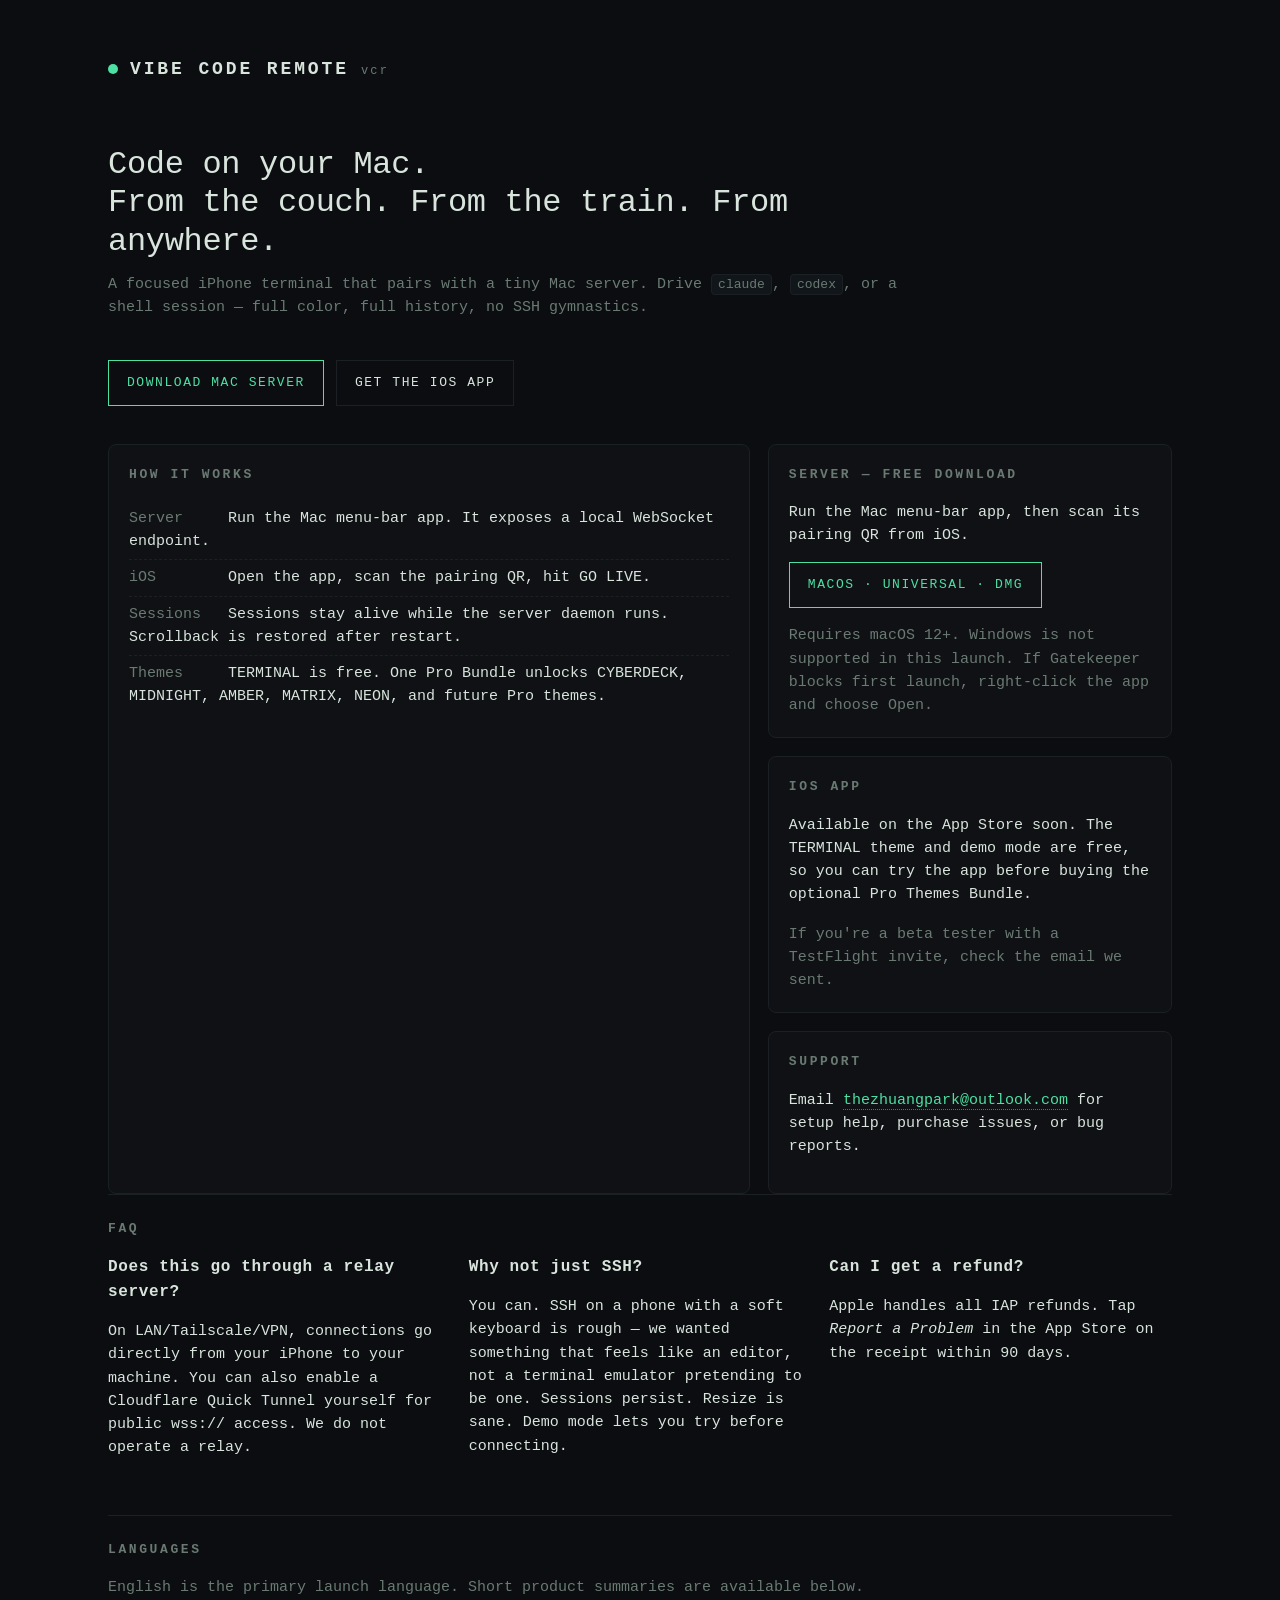
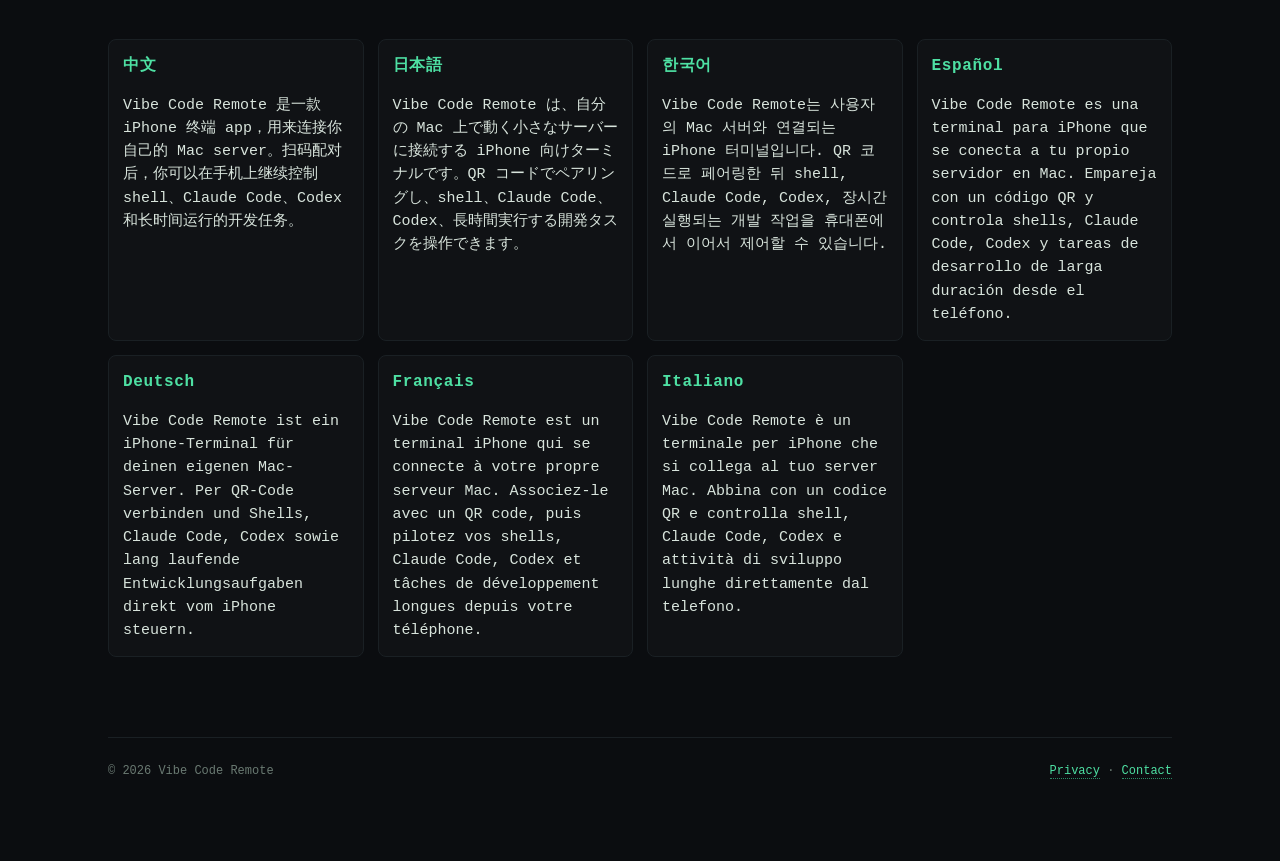
<file: index.html>
<!DOCTYPE html>
<html lang="en">
<head>
  <meta charset="UTF-8" />
  <meta name="viewport" content="width=device-width, initial-scale=1.0" />
  <title>Vibe Code Remote — code on your Mac from your iPhone</title>
  <meta name="description" content="iPhone terminal app that drives claude, codex, and shell workflows from your phone over WebSocket. Pair with the free Mac server." />
  <link rel="stylesheet" href="style.css" />
</head>
<body>
  <main>
    <header class="brand">
      <span class="dot"></span>
      <h1>Vibe Code Remote</h1>
      <span class="v">vcr</span>
    </header>

    <div class="hero-grid">
      <div class="hero-copy">
        <p class="tagline">Code on your Mac.<br/>From the couch. From the train. From anywhere.</p>
        <p class="sub">A focused iPhone terminal that pairs with a tiny Mac server. Drive <code>claude</code>, <code>codex</code>, or a shell session — full color, full history, no SSH gymnastics.</p>

        <div class="row">
          <a class="cta" href="#download">Download Mac Server</a>
          <a class="cta secondary" href="#appstore">Get the iOS app</a>
        </div>
      </div>
    </div>

    <div class="panel-grid">
      <section id="how" class="panel wide">
        <h2>How it works</h2>
        <ul class="bare">
          <li><span class="k">Server</span> Run the Mac menu-bar app. It exposes a local WebSocket endpoint.</li>
          <li><span class="k">iOS</span> Open the app, scan the pairing QR, hit GO LIVE.</li>
          <li><span class="k">Sessions</span> Sessions stay alive while the server daemon runs. Scrollback is restored after restart.</li>
          <li><span class="k">Themes</span> TERMINAL is free. One Pro Bundle unlocks CYBERDECK, MIDNIGHT, AMBER, MATRIX, NEON, and future Pro themes.</li>
        </ul>
      </section>

      <section id="download" class="panel">
        <h2>Server — Free Download</h2>
        <p>Run the Mac menu-bar app, then scan its pairing QR from iOS.</p>
        <div class="row">
          <a class="cta" href="https://github.com/zzh412/vibe-code-remote-site/releases/latest/download/VibeCodeServer.dmg">macOS · Universal · DMG</a>
        </div>
        <p class="sub compact">Requires macOS 12+. Windows is not supported in this launch. If Gatekeeper blocks first launch, right-click the app and choose Open.</p>
      </section>

      <section id="appstore" class="panel">
        <h2>iOS App</h2>
        <p>Available on the App Store soon. The TERMINAL theme and demo mode are free, so you can try the app before buying the optional Pro Themes Bundle.</p>
        <p class="sub compact">If you're a beta tester with a TestFlight invite, check the email we sent.</p>
      </section>

      <section id="support" class="panel">
        <h2>Support</h2>
        <p>Email <a href="mailto:thezhuangpark@outlook.com">thezhuangpark@outlook.com</a> for setup help, purchase issues, or bug reports.</p>
      </section>
    </div>

    <section id="faq" class="dense">
      <h2>FAQ</h2>
      <div class="faq-grid">
        <article>
          <h3>Does this go through a relay server?</h3>
          <p>On LAN/Tailscale/VPN, connections go directly from your iPhone to your machine. You can also enable a Cloudflare Quick Tunnel yourself for public wss:// access. We do not operate a relay.</p>
        </article>
        <article>
          <h3>Why not just SSH?</h3>
          <p>You can. SSH on a phone with a soft keyboard is rough — we wanted something that feels like an editor, not a terminal emulator pretending to be one. Sessions persist. Resize is sane. Demo mode lets you try before connecting.</p>
        </article>
        <article>
          <h3>Can I get a refund?</h3>
          <p>Apple handles all IAP refunds. Tap <em>Report a Problem</em> in the App Store on the receipt within 90 days.</p>
        </article>
      </div>
    </section>

    <section id="languages">
      <h2>Languages</h2>
      <p class="sub">English is the primary launch language. Short product summaries are available below.</p>
      <div class="locale-grid">
        <article class="locale-card" lang="zh-Hans">
          <h3>中文</h3>
          <p>Vibe Code Remote 是一款 iPhone 终端 app，用来连接你自己的 Mac server。扫码配对后，你可以在手机上继续控制 shell、Claude Code、Codex 和长时间运行的开发任务。</p>
        </article>
        <article class="locale-card" lang="ja">
          <h3>日本語</h3>
          <p>Vibe Code Remote は、自分の Mac 上で動く小さなサーバーに接続する iPhone 向けターミナルです。QR コードでペアリングし、shell、Claude Code、Codex、長時間実行する開発タスクを操作できます。</p>
        </article>
        <article class="locale-card" lang="ko">
          <h3>한국어</h3>
          <p>Vibe Code Remote는 사용자의 Mac 서버와 연결되는 iPhone 터미널입니다. QR 코드로 페어링한 뒤 shell, Claude Code, Codex, 장시간 실행되는 개발 작업을 휴대폰에서 이어서 제어할 수 있습니다.</p>
        </article>
        <article class="locale-card" lang="es">
          <h3>Español</h3>
          <p>Vibe Code Remote es una terminal para iPhone que se conecta a tu propio servidor en Mac. Empareja con un código QR y controla shells, Claude Code, Codex y tareas de desarrollo de larga duración desde el teléfono.</p>
        </article>
        <article class="locale-card" lang="de">
          <h3>Deutsch</h3>
          <p>Vibe Code Remote ist ein iPhone-Terminal für deinen eigenen Mac-Server. Per QR-Code verbinden und Shells, Claude Code, Codex sowie lang laufende Entwicklungsaufgaben direkt vom iPhone steuern.</p>
        </article>
        <article class="locale-card" lang="fr">
          <h3>Français</h3>
          <p>Vibe Code Remote est un terminal iPhone qui se connecte à votre propre serveur Mac. Associez-le avec un QR code, puis pilotez vos shells, Claude Code, Codex et tâches de développement longues depuis votre téléphone.</p>
        </article>
        <article class="locale-card" lang="it">
          <h3>Italiano</h3>
          <p>Vibe Code Remote è un terminale per iPhone che si collega al tuo server Mac. Abbina con un codice QR e controlla shell, Claude Code, Codex e attività di sviluppo lunghe direttamente dal telefono.</p>
        </article>
      </div>
    </section>

    <footer>
      <span>© 2026 Vibe Code Remote</span>
      <span><a href="privacy.html">Privacy</a> · <a href="mailto:thezhuangpark@outlook.com">Contact</a></span>
    </footer>
  </main>
</body>
</html>
</file>
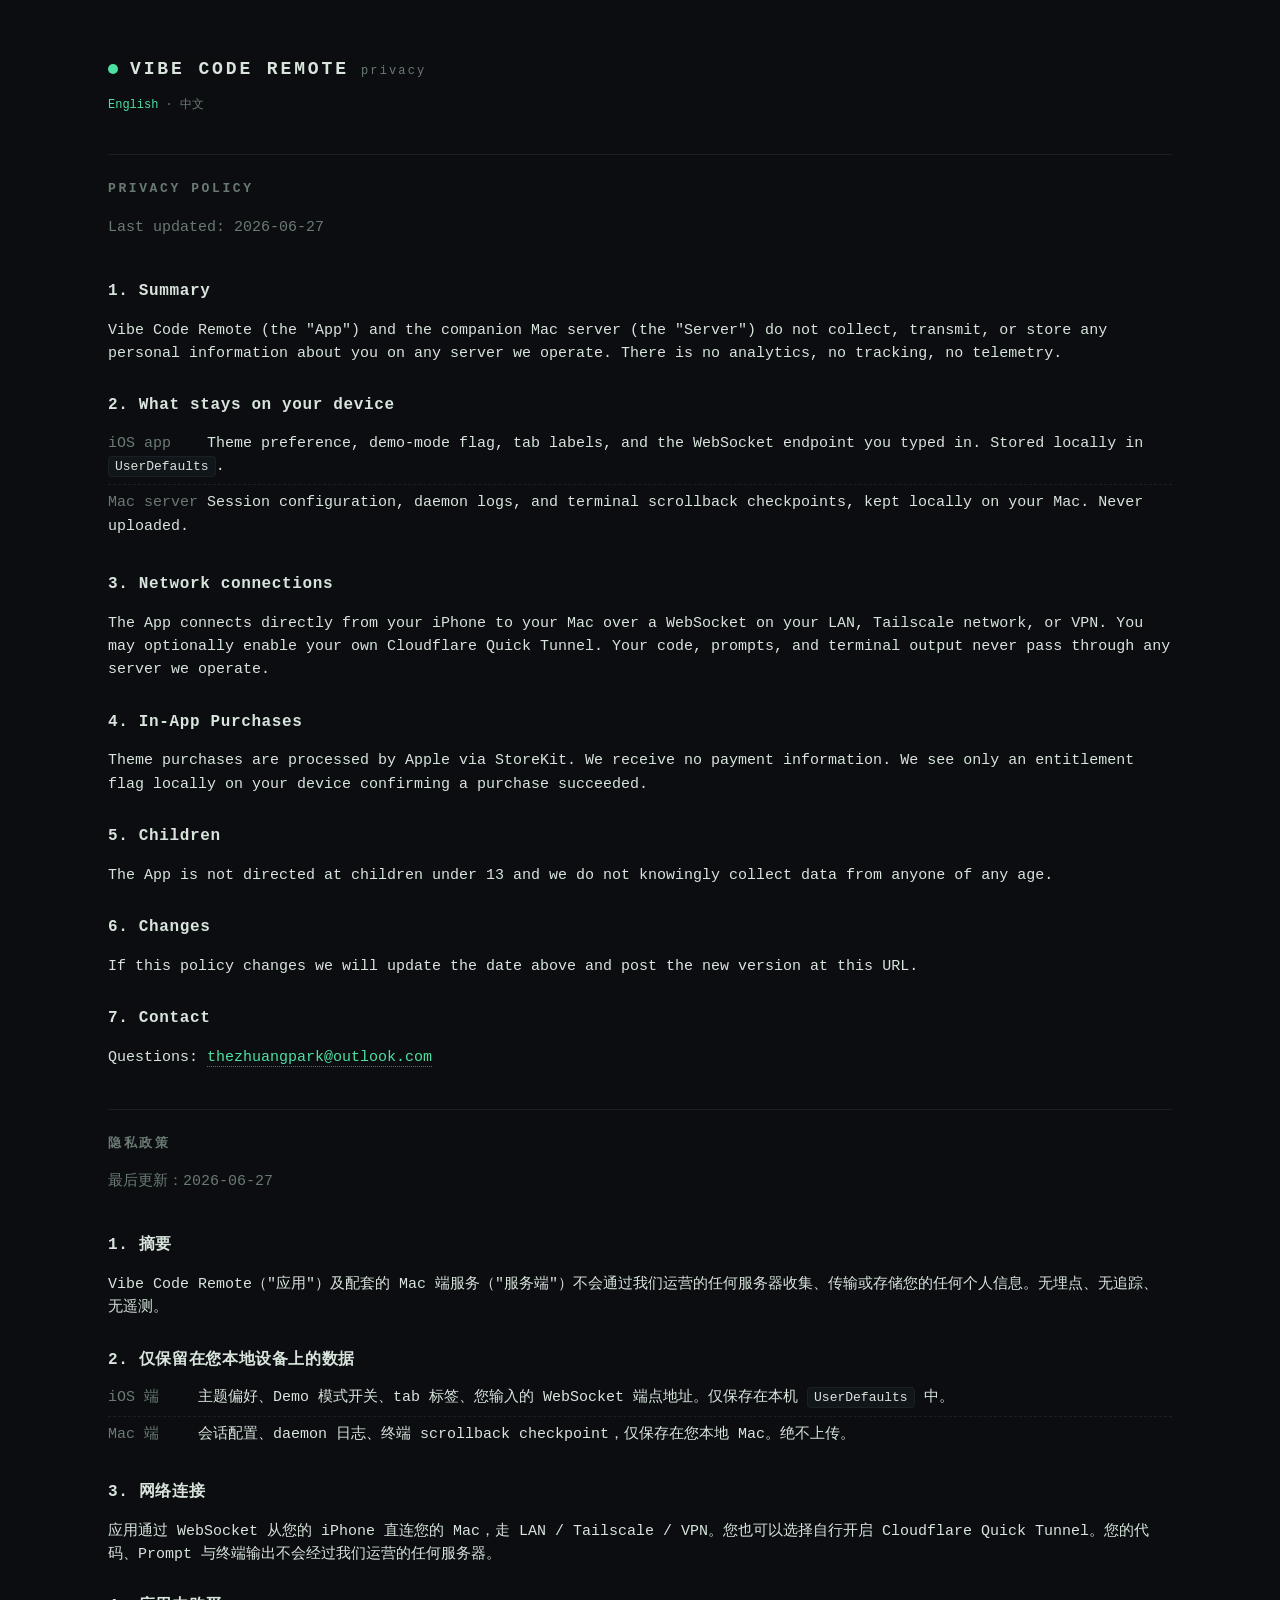
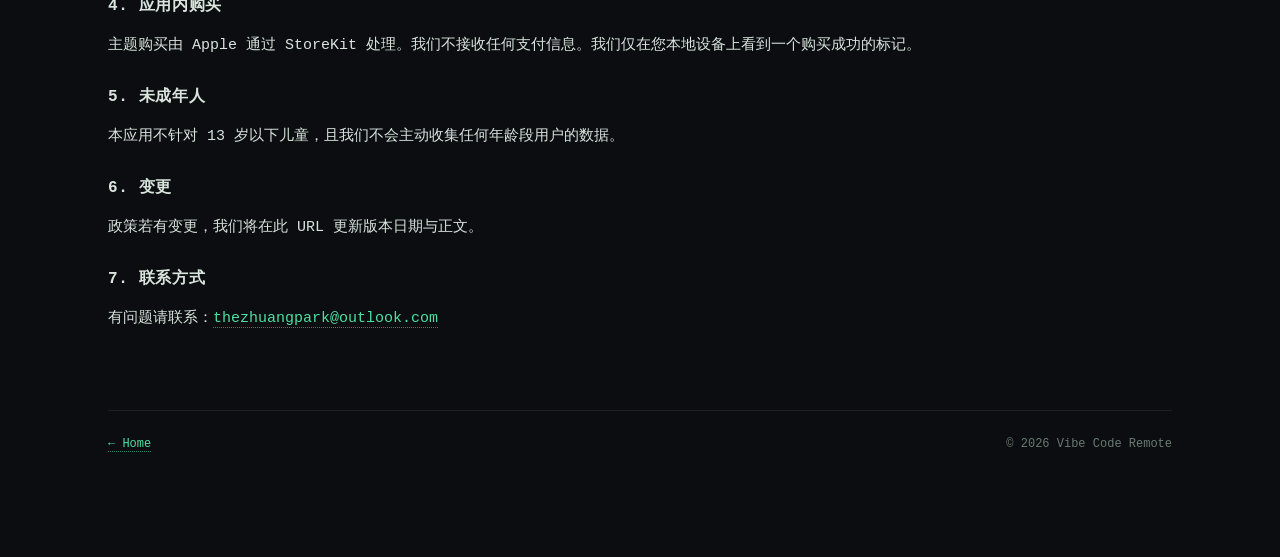
<file: privacy.html>
<!DOCTYPE html>
<html lang="en">
<head>
  <meta charset="UTF-8" />
  <meta name="viewport" content="width=device-width, initial-scale=1.0" />
  <title>Privacy Policy — Vibe Code Remote</title>
  <link rel="stylesheet" href="style.css" />
</head>
<body>
  <main>
    <header class="brand">
      <span class="dot"></span>
      <h1>Vibe Code Remote</h1>
      <span class="v">privacy</span>
    </header>

    <p class="lang-switch"><a href="#en" class="active">English</a> · <a href="#zh">中文</a></p>

    <section id="en">
      <h2>Privacy Policy</h2>
      <p class="sub">Last updated: 2026-06-27</p>

      <h3>1. Summary</h3>
      <p>Vibe Code Remote (the "App") and the companion Mac server (the "Server") do not collect, transmit, or store any personal information about you on any server we operate. There is no analytics, no tracking, no telemetry.</p>

      <h3>2. What stays on your device</h3>
      <ul class="bare">
        <li><span class="k">iOS app</span> Theme preference, demo-mode flag, tab labels, and the WebSocket endpoint you typed in. Stored locally in <code>UserDefaults</code>.</li>
        <li><span class="k">Mac server</span> Session configuration, daemon logs, and terminal scrollback checkpoints, kept locally on your Mac. Never uploaded.</li>
      </ul>

      <h3>3. Network connections</h3>
      <p>The App connects directly from your iPhone to your Mac over a WebSocket on your LAN, Tailscale network, or VPN. You may optionally enable your own Cloudflare Quick Tunnel. Your code, prompts, and terminal output never pass through any server we operate.</p>

      <h3>4. In-App Purchases</h3>
      <p>Theme purchases are processed by Apple via StoreKit. We receive no payment information. We see only an entitlement flag locally on your device confirming a purchase succeeded.</p>

      <h3>5. Children</h3>
      <p>The App is not directed at children under 13 and we do not knowingly collect data from anyone of any age.</p>

      <h3>6. Changes</h3>
      <p>If this policy changes we will update the date above and post the new version at this URL.</p>

      <h3>7. Contact</h3>
      <p>Questions: <a href="mailto:thezhuangpark@outlook.com">thezhuangpark@outlook.com</a></p>
    </section>

    <section id="zh">
      <h2>隐私政策</h2>
      <p class="sub">最后更新：2026-06-27</p>

      <h3>1. 摘要</h3>
      <p>Vibe Code Remote（"应用"）及配套的 Mac 端服务（"服务端"）不会通过我们运营的任何服务器收集、传输或存储您的任何个人信息。无埋点、无追踪、无遥测。</p>

      <h3>2. 仅保留在您本地设备上的数据</h3>
      <ul class="bare">
        <li><span class="k">iOS 端</span>主题偏好、Demo 模式开关、tab 标签、您输入的 WebSocket 端点地址。仅保存在本机 <code>UserDefaults</code> 中。</li>
        <li><span class="k">Mac 端</span>会话配置、daemon 日志、终端 scrollback checkpoint，仅保存在您本地 Mac。绝不上传。</li>
      </ul>

      <h3>3. 网络连接</h3>
      <p>应用通过 WebSocket 从您的 iPhone 直连您的 Mac，走 LAN / Tailscale / VPN。您也可以选择自行开启 Cloudflare Quick Tunnel。您的代码、Prompt 与终端输出不会经过我们运营的任何服务器。</p>

      <h3>4. 应用内购买</h3>
      <p>主题购买由 Apple 通过 StoreKit 处理。我们不接收任何支付信息。我们仅在您本地设备上看到一个购买成功的标记。</p>

      <h3>5. 未成年人</h3>
      <p>本应用不针对 13 岁以下儿童，且我们不会主动收集任何年龄段用户的数据。</p>

      <h3>6. 变更</h3>
      <p>政策若有变更，我们将在此 URL 更新版本日期与正文。</p>

      <h3>7. 联系方式</h3>
      <p>有问题请联系：<a href="mailto:thezhuangpark@outlook.com">thezhuangpark@outlook.com</a></p>
    </section>

    <footer>
      <span><a href="index.html">← Home</a></span>
      <span>© 2026 Vibe Code Remote</span>
    </footer>
  </main>
</body>
</html>
</file>
<file: style.css>
:root {
  --bg: #0b0d10;
  --fg: #d8e4dc;
  --muted: #6a7a72;
  --accent: #4ee0a3;
  --accent-dim: #2a8a64;
  --rule: #1a2024;
  --warn: #f0b34a;
}

* { box-sizing: border-box; }

html, body {
  margin: 0;
  padding: 0;
  background: var(--bg);
  color: var(--fg);
  font-family: "JetBrains Mono", "SF Mono", Menlo, ui-monospace, monospace;
  font-size: 15px;
  line-height: 1.55;
  -webkit-font-smoothing: antialiased;
}

a { color: var(--accent); text-decoration: none; border-bottom: 1px dotted var(--accent-dim); }
a:hover { color: #fff; border-bottom-color: #fff; }

main { max-width: 1120px; margin: 0 auto; padding: 56px 28px 80px; }

header.brand {
  display: flex;
  align-items: baseline;
  gap: 12px;
  margin-bottom: 8px;
}
header.brand .dot { width: 10px; height: 10px; border-radius: 50%; background: var(--accent); display: inline-block; }
header.brand h1 {
  font-size: 18px;
  margin: 0;
  letter-spacing: 0.16em;
  text-transform: uppercase;
  font-weight: 600;
}
header.brand .v { color: var(--muted); font-size: 12px; letter-spacing: 0.18em; }

.tagline {
  font-size: 32px;
  line-height: 1.2;
  margin: 24px 0 12px;
  letter-spacing: -0.01em;
}
.sub { color: var(--muted); margin: 0 0 40px; }
.sub.compact { margin: 16px 0 0; }

section { margin: 40px 0; padding-top: 24px; border-top: 1px solid var(--rule); }
section h2 {
  font-size: 13px;
  letter-spacing: 0.2em;
  text-transform: uppercase;
  color: var(--muted);
  margin: 0 0 16px;
}

.cta {
  display: inline-block;
  padding: 12px 18px;
  border: 1px solid var(--accent);
  color: var(--accent);
  letter-spacing: 0.12em;
  text-transform: uppercase;
  font-size: 13px;
  border-bottom: 1px solid var(--accent);
}
.cta:hover { background: var(--accent); color: var(--bg); }
.cta.secondary { border-color: var(--rule); color: var(--fg); border-bottom-color: var(--rule); }
.cta.secondary:hover { border-color: var(--fg); background: transparent; color: #fff; }

.row { display: flex; gap: 12px; flex-wrap: wrap; }

.hero-grid {
  display: grid;
  margin-top: 28px;
  max-width: 820px;
}

.hero-copy {
  padding-top: 10px;
}

.panel-grid {
  display: grid;
  grid-template-columns: minmax(0, 1.35fr) minmax(260px, 0.85fr);
  gap: 18px;
  margin-top: 38px;
}

.panel-grid section,
section.dense {
  margin: 0;
}

.panel {
  border: 1px solid var(--rule);
  border-radius: 8px;
  padding: 20px;
  background: rgba(255, 255, 255, 0.015);
}

.panel.wide {
  grid-row: span 3;
}

.faq-grid {
  display: grid;
  grid-template-columns: repeat(3, minmax(0, 1fr));
  gap: 18px;
}

.faq-grid h3 {
  margin-top: 0;
}

ul.bare { list-style: none; padding: 0; margin: 0; }
ul.bare li { padding: 6px 0; border-bottom: 1px dashed var(--rule); }
ul.bare li:last-child { border-bottom: none; }
.k { color: var(--muted); display: inline-block; width: 90px; }

footer {
  margin-top: 80px;
  padding-top: 24px;
  border-top: 1px solid var(--rule);
  color: var(--muted);
  font-size: 12px;
  display: flex;
  justify-content: space-between;
  flex-wrap: wrap;
  gap: 8px;
}

code, pre {
  background: #11161a;
  border: 1px solid var(--rule);
  border-radius: 4px;
  padding: 2px 6px;
  font-family: inherit;
  font-size: 13px;
}
pre { padding: 12px 14px; overflow-x: auto; line-height: 1.5; }

.lang-switch { font-size: 12px; color: var(--muted); }
.lang-switch a { color: var(--muted); border-bottom: none; }
.lang-switch a.active { color: var(--accent); }

h3 { font-size: 16px; margin: 28px 0 8px; letter-spacing: 0.04em; }

.locale-grid {
  display: grid;
  grid-template-columns: repeat(auto-fit, minmax(250px, 1fr));
  gap: 14px;
}

.locale-card {
  border: 1px solid var(--rule);
  border-radius: 8px;
  padding: 14px;
  background: rgba(255, 255, 255, 0.018);
}

.locale-card h3 {
  margin-top: 0;
  color: var(--accent);
}

.locale-card p {
  margin-bottom: 0;
  color: var(--fg);
}

.warn {
  border-left: 2px solid var(--warn);
  padding: 8px 14px;
  color: var(--fg);
  background: rgba(240, 179, 74, 0.06);
  margin: 16px 0;
}

@media (max-width: 760px) {
  main { padding: 36px 18px 64px; }
  .hero-grid,
  .panel-grid,
  .faq-grid {
    grid-template-columns: 1fr;
  }
  .hero-shot {
    justify-items: start;
  }
}
</file>
